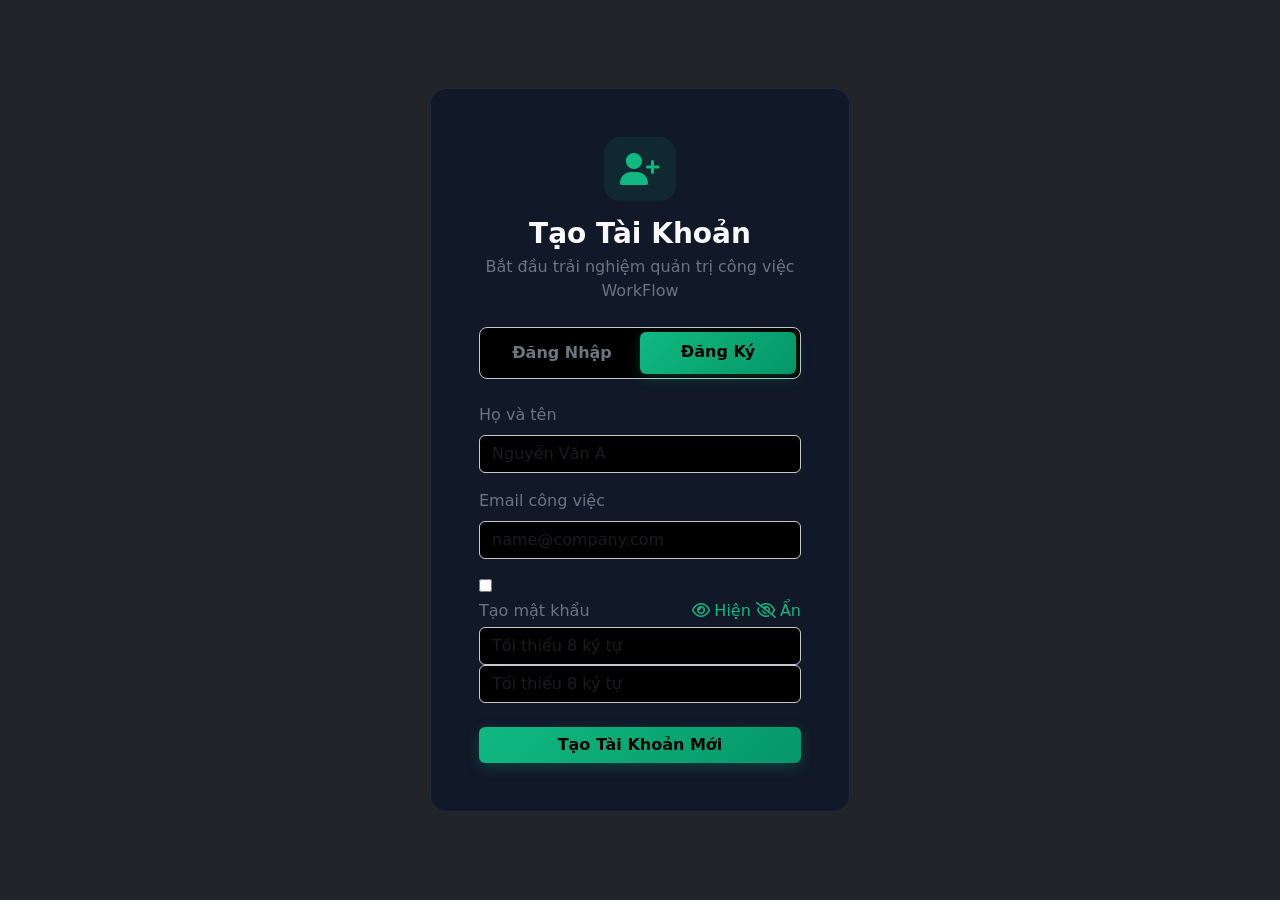
<file: register.html>
<!doctype html>
<html lang="vi">
<head>
    <meta charset="utf-8">
    <meta name="viewport" content="width=device-width, initial-scale=1">
    <title>WorkFlow - Đăng Ký Tài Khoản</title>
    <link href="https://cdn.jsdelivr.net/npm/bootstrap@5.3.8/dist/css/bootstrap.min.css" rel="stylesheet">
    <link rel="stylesheet" href="https://cdnjs.cloudflare.com/ajax/libs/font-awesome/6.4.0/css/all.min.css">
    <link rel="stylesheet" href="style.css">
</head>
<body class="bg-dark text-light">

    <div class="d-flex align-items-center justify-content-center min-vh-100 p-3 page-animate">
        <div class="human-card p-4 p-md-5 w-100" style="max-width: 420px;">
            <div class="text-center mb-4">
                <div class="d-inline-flex align-items-center justify-content-center bg-emerald-subtle text-emerald rounded-4 p-3 mb-3">
                    <i class="fa-solid fa-user-plus fs-2"></i>
                </div>
                <h3 class="fw-bold mb-1">Tạo Tài Khoản</h3>
                <p class="text-secondary fs-7">Bắt đầu trải nghiệm quản trị công việc WorkFlow</p>
            </div>

            <div class="d-flex bg-black p-1 rounded-3 mb-4 border border-secondary-subtle">
                <a href="login.html" class="btn text-secondary w-50 py-2 fs-7 fw-semibold">Đăng Nhập</a>
                <a href="register.html" class="btn btn-emerald w-50 py-2 fs-7 fw-bold">Đăng Ký</a>
            </div>

            <form action="index.html" method="GET">
                <div class="mb-3">
                    <label class="form-label text-secondary fs-7 fw-medium">Họ và tên</label>
                    <input type="text" class="form-control bg-black text-light border-secondary-subtle py-2.5" placeholder="Nguyễn Văn A" required>
                </div>

                <div class="mb-3">
                    <label class="form-label text-secondary fs-7 fw-medium">Email công việc</label>
                    <input type="email" class="form-control bg-black text-light border-secondary-subtle py-2.5" placeholder="name@company.com" required>
                </div>

                <input type="checkbox" id="toggleRegPass" class="password-toggle-checkbox">

                <div class="mb-4 pass-group">
                    <div class="d-flex justify-content-between align-items-center mb-1">
                        <label class="form-label text-secondary fs-7 fw-medium mb-0">Tạo mật khẩu</label>
                        <label for="toggleRegPass" class="text-emerald fs-7 cursor-pointer user-select-none">
                            <span class="eye-icon-open"><i class="fa-regular fa-eye me-1"></i>Hiện</span>
                            <span class="eye-icon-close"><i class="fa-regular fa-eye-slash me-1"></i>Ẩn</span>
                        </label>
                    </div>
                    <input type="password" class="form-control bg-black text-light border-secondary-subtle py-2.5 pass-field-password" placeholder="Tối thiểu 8 ký tự" required>
                    <input type="text" class="form-control bg-black text-light border-secondary-subtle py-2.5 pass-field-text" placeholder="Tối thiểu 8 ký tự">
                </div>

                <button type="submit" class="btn btn-emerald w-100 py-2.5 fw-bold">
                    Tạo Tài Khoản Mới
                </button>
            </form>
        </div>
    </div>

</body>
</html>
</file>
<file: style.css>
/* ==========================================================================
   WORKFLOW STYLESHEET - BOOTSTRAP 5 EMERALD DARK THEME
   ========================================================================== */

:root {
    --emerald: #10b981;
    --emerald-hover: #059669;
    --emerald-glow: rgba(16, 185, 129, 0.25);
    --emerald-subtle: rgba(16, 185, 129, 0.1);
    --bg-main: #0b0f17;
    --bg-card: #111827;
    --border-color: #1e293b;
    --text-muted: #94a3b8;
}

body {
    font-family: 'Inter', system-ui, -apple-system, sans-serif;
    background-color: var(--bg-main) !important;
    color: #f8fafc;
    overflow-x: hidden;
}

.page-animate {
    animation: fadeIn 0.35s cubic-bezier(0.16, 1, 0.3, 1) forwards;
}

@keyframes fadeIn {
    from { opacity: 0; transform: translateY(8px); }
    to { opacity: 1; transform: translateY(0); }
}

.text-emerald { color: var(--emerald) !important; }
.bg-emerald { background-color: var(--emerald) !important; color: #000 !important; }
.bg-emerald-subtle { background-color: var(--emerald-subtle) !important; }

.btn-emerald {
    background: linear-gradient(135deg, #10b981 0%, #059669 100%);
    color: #000;
    border: none;
    font-weight: 600;
    transition: all 0.25s ease;
    box-shadow: 0 4px 14px var(--emerald-glow);
}

.btn-emerald:hover {
    transform: translateY(-2px);
    box-shadow: 0 6px 20px rgba(16, 185, 129, 0.4);
    color: #fff;
}

.btn-outline-emerald {
    border: 1px solid var(--emerald);
    color: var(--emerald);
    background: transparent;
    transition: all 0.25s ease;
}

.btn-outline-emerald:hover {
    background-color: var(--emerald);
    color: #000;
    transform: translateY(-2px);
    box-shadow: 0 4px 14px var(--emerald-glow);
}

.form-control:focus, .form-select:focus {
    background-color: #000 !important;
    border-color: var(--emerald) !important;
    box-shadow: 0 0 0 0.25rem var(--emerald-subtle) !important;
    color: #fff !important;
}

.human-card {
    background-color: var(--bg-card);
    border: 1px solid var(--border-color);
    border-radius: 16px;
    transition: all 0.3s cubic-bezier(0.16, 1, 0.3, 1);
}

.human-card:hover {
    border-color: rgba(16, 185, 129, 0.4);
    transform: translateY(-4px);
    box-shadow: 0 12px 30px rgba(0,0,0,0.5);
}

.pulse-emerald { animation: pulse 2s infinite; }
@keyframes pulse {
    0% { opacity: 1; transform: scale(1); }
    50% { opacity: 0.4; transform: scale(0.95); }
    100% { opacity: 1; transform: scale(1); }
}

/* Style cho hàng được chọn trong bảng */
tr.table-active-row {
    background-color: rgba(16, 185, 129, 0.15) !important;
    border-left: 3px solid var(--emerald);
}
</file>
